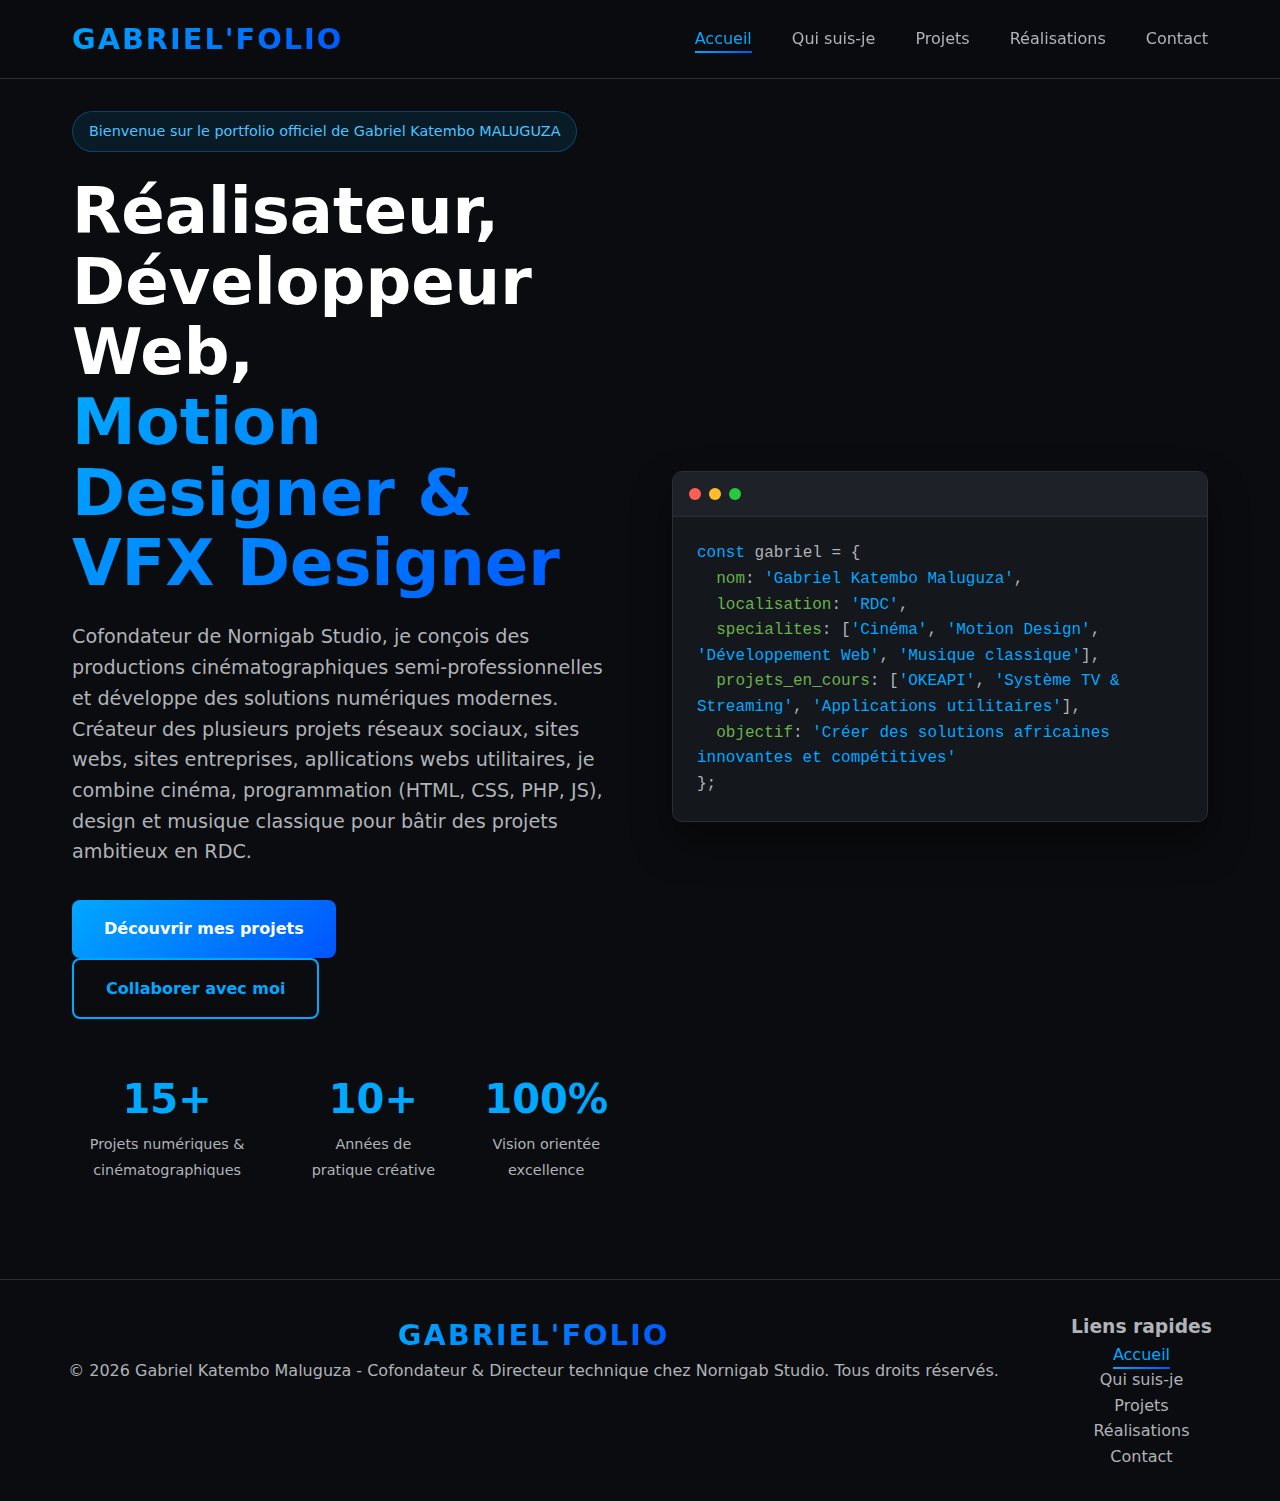
<file: index.html>
<!DOCTYPE html>
<html lang="fr">
<head>
    <meta charset="UTF-8">
    <meta name="viewport" content="width=device-width, initial-scale=1.0">
    <link rel="icon" href="assets/imgs/xicon.ico" type="image/x-icon">
    <meta name="description" content="GABRIEL'FOLIO - Accueil - Le portfolio officiel de Gabriel Katembo Maluguza">
    <title>GABRIEL'FOLIO - Accueil - Gabriel Katembo Maluguza</title>
    <link rel="stylesheet" href="style.css">
</head>
<body>
    <!--
        PAGE HTML CREEE PAR GABRIEL KATEMBO MALUGUZA POUR LE COMPTE DE MON PORTFOLIO
        TECHNOS: HTML,CSS ET JS
    -->
    <nav class="navbar">
        <div class="nav-container">
            <a href="index.html" class="logo">GABRIEL'FOLIO</a>
            <ul class="nav-links">
                <li><a href="index.html" class="active">Accueil</a></li>
                <li><a href="a-propos.html">Qui suis-je</a></li>
                <li><a href="projets.html">Projets</a></li>
                <li><a href="realisations.html">Réalisations</a></li>
                <li><a href="contact.html">Contact</a></li>
            </ul>
        </div>
    </nav>

    <main>
        <section class="hero">

            <div class="hero-content">
                <span class="hero-badge">Bienvenue sur le portfolio officiel de Gabriel Katembo MALUGUZA</span>
                <h1 class="hero-title">
                    Réalisateur, Développeur Web,
                    <span>Motion Designer & VFX Designer</span>
                </h1>
                <p class="hero-description">
                    Cofondateur de Nornigab Studio, je conçois des productions cinématographiques 
                    semi-professionnelles et développe des solutions numériques modernes. 
                    Créateur des plusieurs projets réseaux sociaux, sites webs, sites entreprises, apllications webs utilitaires, je combine cinéma, programmation 
                    (HTML, CSS, PHP, JS), design et musique classique pour bâtir des projets ambitieux en RDC.
                </p>
                <div class="hero-buttons">
                    <a href="projets.html" class="btn btn-primary">Découvrir mes projets</a>
                    <a href="contact.html" class="btn btn-outline">Collaborer avec moi</a>
                </div>
                <div class="hero-stats">
                    <div class="stat-item">
                        <span class="stat-number">15+</span>
                        <span class="stat-label">Projets numériques & cinématographiques</span>
                    </div>
                    <div class="stat-item">
                        <span class="stat-number">10+</span>
                        <span class="stat-label">Années de pratique créative</span>
                    </div>
                    <div class="stat-item">
                        <span class="stat-number">100%</span>
                        <span class="stat-label">Vision orientée excellence</span>
                    </div>
                </div>
            </div>

            <div class="hero-visual">
                <div class="code-window">
                    <div class="window-header">
                        <span class="window-dot"></span>
                        <span class="window-dot"></span>
                        <span class="window-dot"></span>
                    </div>
                    <div class="code-content">
                        <span class="blue">const</span> gabriel = {<br>
                        &nbsp;&nbsp;<span class="green">nom</span>: <span class="blue">'Gabriel Katembo Maluguza'</span>,<br>
                        &nbsp;&nbsp;<span class="green">localisation</span>: <span class="blue">'RDC'</span>,<br>
                        &nbsp;&nbsp;<span class="green">specialites</span>: [<span class="blue">'Cinéma'</span>, <span class="blue">'Motion Design'</span>, <span class="blue">'Développement Web'</span>, <span class="blue">'Musique classique'</span>],<br>
                        &nbsp;&nbsp;<span class="green">projets_en_cours</span>: [<span class="blue">'OKEAPI'</span>, <span class="blue">'Système TV & Streaming'</span>, <span class="blue">'Applications utilitaires'</span>],<br>
                        &nbsp;&nbsp;<span class="green">objectif</span>: <span class="blue">'Créer des solutions africaines innovantes et compétitives'</span><br>
                        };
                    </div>
                </div>
            </div>
        </section>
    </main>

    <footer>
        <div class="footer-content">
            <a href="index.html" class="logo">GABRIEL'FOLIO</a>
            <p>&copy; 2026 Gabriel Katembo Maluguza - Cofondateur & Directeur technique chez Nornigab Studio. Tous droits réservés.</p>
        </div>
        <div class="footer-content">
            <h3>Liens rapides</h3>
            <ul class="nav-links">
                <li><a href="index.html" class="active">Accueil</a></li>
                <li><a href="a-propos.html">Qui suis-je</a></li>
                <li><a href="projets.html">Projets</a></li>
                <li><a href="realisations.html">Réalisations</a></li>
                <li><a href="contact.html">Contact</a></li>
            </ul>
        </div>
    </footer>
</body>
</html>
</file>
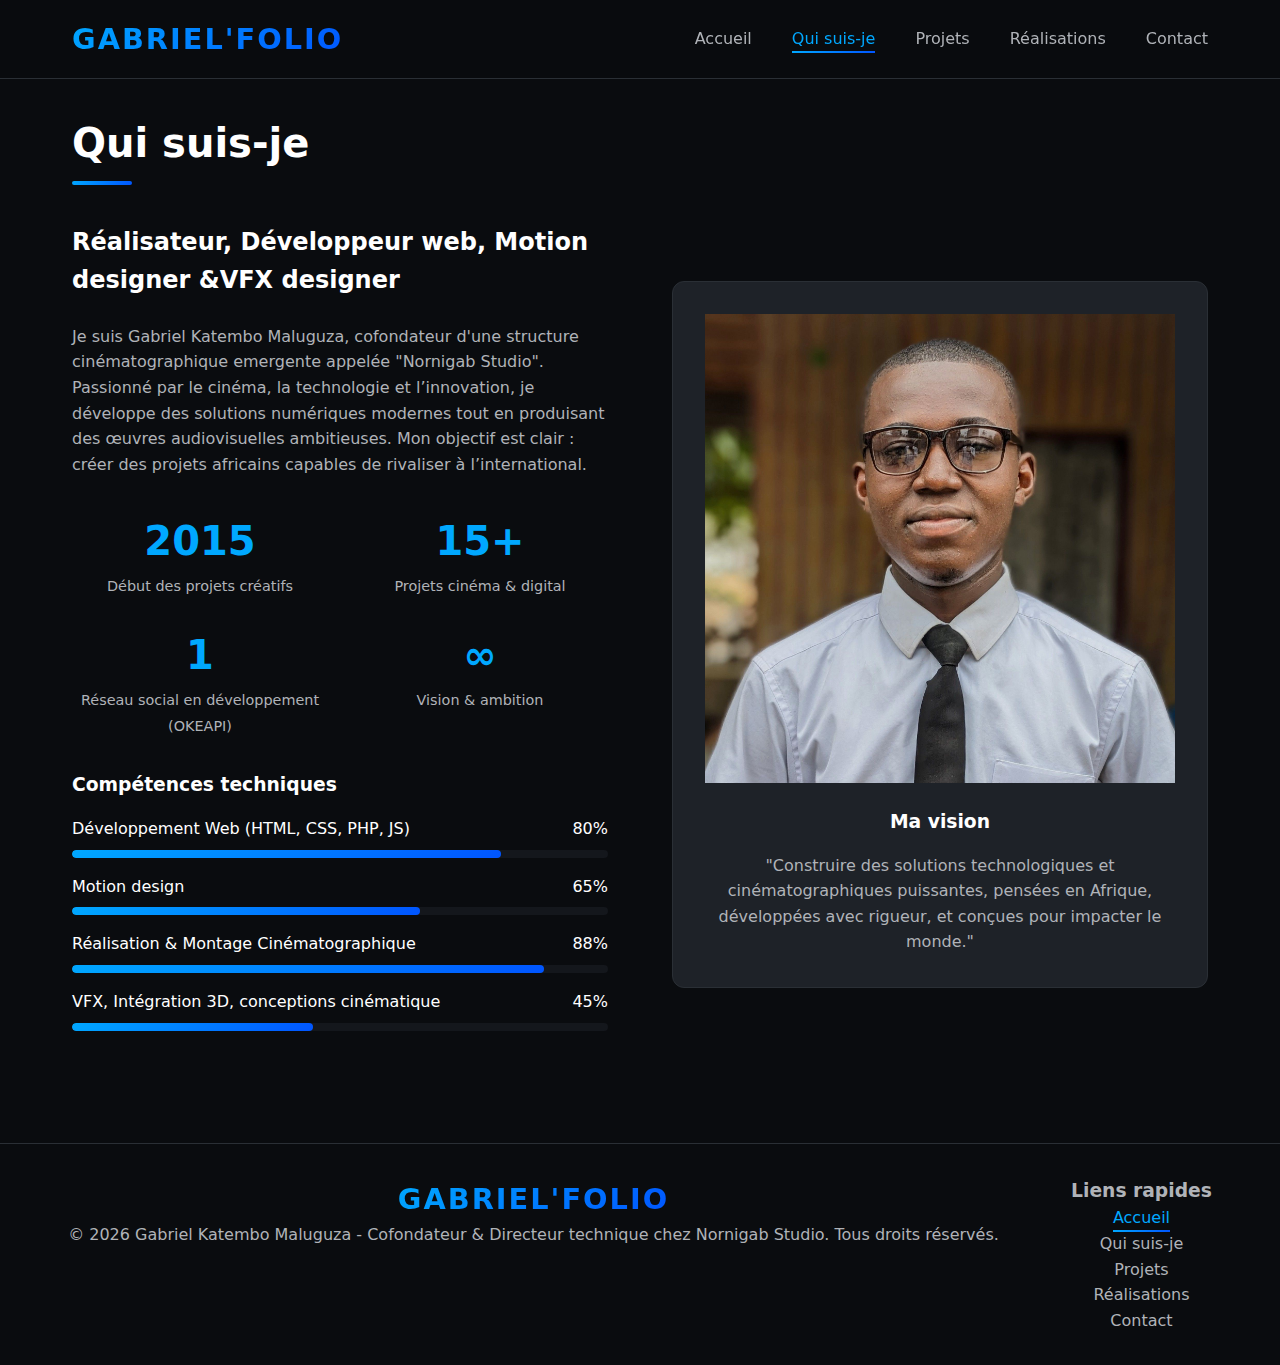
<file: a-propos.html>
<!DOCTYPE html>
<html lang="fr">
<head>
    <meta charset="UTF-8">
    <meta name="viewport" content="width=device-width, initial-scale=1.0">
    <link rel="icon" href="assets/imgs/xicon.ico" type="image/x-icon">
    <meta name="description" content="GABRIEL'FOLIO - Accueil - Le portfolio officiel de Gabriel Katembo Maluguza">
    <title>GABRIEL'FOLIO - Accueil - Gabriel Katembo Maluguza</title>
    <link rel="stylesheet" href="style.css">
</head>
<body>
    <!--
        PAGE HTML CREEE PAR GABRIEL KATEMBO MALUGUZA POUR LE COMPTE DE MON PORTFOLIO
        TECHNOS: HTML,CSS ET JS
    -->
    <nav class="navbar">
        <div class="nav-container">
            <a href="index.html" class="logo">GABRIEL'FOLIO</a>
            <ul class="nav-links">
                <li><a href="index.html">Accueil</a></li>
                <li><a href="a-propos.html" class="active">Qui suis-je</a></li>
                <li><a href="projets.html">Projets</a></li>
                <li><a href="realisations.html">Réalisations</a></li>
                <li><a href="contact.html">Contact</a></li>
            </ul>
        </div>
    </nav>

    <main>
        <h1 class="section-title">Qui suis-je</h1>
        
        <div class="about-container">
            <div class="about-content">
                <h2>Réalisateur, Développeur web, Motion designer &VFX designer</h2>
                <p style="color: var(--text-secondary); margin: 1.5rem 0;">
                    Je suis Gabriel Katembo Maluguza, cofondateur d'une structure cinématographique emergente appelée "Nornigab Studio".
                    Passionné par le cinéma, la technologie et l’innovation,
                    je développe des solutions numériques modernes tout en produisant
                    des œuvres audiovisuelles ambitieuses. Mon objectif est clair :
                    créer des projets africains capables de rivaliser à l’international.
                </p>
                
                <div class="stats-container">
                    <div class="stat-item">
                        <span class="stat-number">2015</span>
                        <span class="stat-label">Début des projets créatifs</span>
                    </div>
                    <div class="stat-item">
                        <span class="stat-number">15+</span>
                        <span class="stat-label">Projets cinéma & digital</span>
                    </div>
                    <div class="stat-item">
                        <span class="stat-number">1</span>
                        <span class="stat-label">Réseau social en développement (OKEAPI)</span>
                    </div>
                    <div class="stat-item">
                        <span class="stat-number">∞</span>
                        <span class="stat-label">Vision & ambition</span>
                    </div>
                </div>

                <h3 style="margin: 2rem 0 1rem;">Compétences techniques</h3>
                
                <div class="skill-bar">
                    <div class="skill-info">
                        <span>Développement Web (HTML, CSS, PHP, JS)</span>
                        <span>80%</span>
                    </div>
                    <div class="progress-bar">
                        <div class="progress" style="width: 80%"></div>
                    </div>
                </div>

                <div class="skill-bar">
                    <div class="skill-info">
                        <span>Motion design</span>
                        <span>65%</span>
                    </div>
                    <div class="progress-bar">
                        <div class="progress" style="width: 65%"></div>
                    </div>
                </div>

                <div class="skill-bar">
                    <div class="skill-info">
                        <span>Réalisation & Montage Cinématographique</span>
                        <span>88%</span>
                    </div>
                    <div class="progress-bar">
                        <div class="progress" style="width: 88%"></div>
                    </div>
                </div>

                <div class="skill-bar">
                    <div class="skill-info">
                        <span>VFX, Intégration 3D, conceptions cinématique</span>
                        <span>45%</span>
                    </div>
                    <div class="progress-bar">
                        <div class="progress" style="width: 45%"></div>
                    </div>
                </div>
            </div>

            <div class="about-image">
                <img src="assets/imgs/profileGab.jpg" class="profile-gab"/>
                <h3 style="text-align: center; margin: 1rem 0;">Ma vision</h3>
                <p style="color: var(--text-secondary); text-align: center;">
                    "Construire des solutions technologiques et cinématographiques
                    puissantes, pensées en Afrique, développées avec rigueur,
                    et conçues pour impacter le monde."
                </p>
            </div>
        </div>
    </main>

    <footer>
        <div class="footer-content">
            <a href="index.html" class="logo">GABRIEL'FOLIO</a>
            <p>&copy; 2026 Gabriel Katembo Maluguza - Cofondateur & Directeur technique chez Nornigab Studio. Tous droits réservés.</p>
        </div>
        <div class="footer-content">
            <h3>Liens rapides</h3>
            <ul class="nav-links">
                <li><a href="index.html" class="active">Accueil</a></li>
                <li><a href="a-propos.html">Qui suis-je</a></li>
                <li><a href="projets.html">Projets</a></li>
                <li><a href="realisations.html">Réalisations</a></li>
                <li><a href="contact.html">Contact</a></li>
            </ul>
        </div>
    </footer>
    
</body>
</html>
</file>
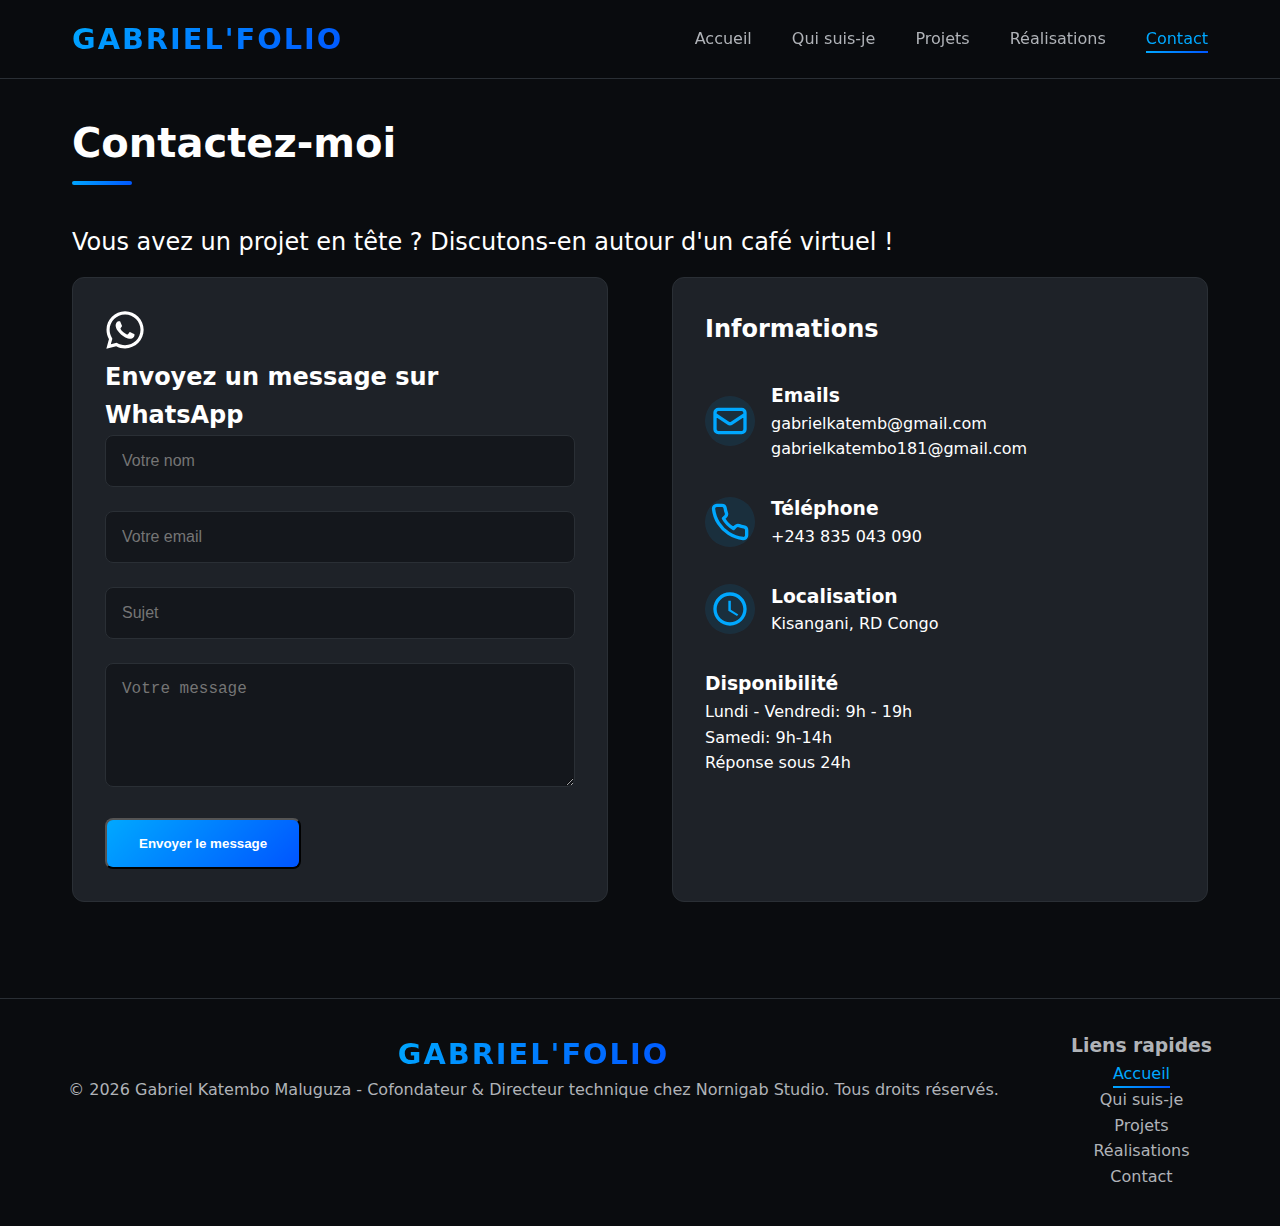
<file: contact.html>
<!DOCTYPE html>
<html lang="fr">
<head>
    <meta charset="UTF-8">
    <meta name="viewport" content="width=device-width, initial-scale=1.0">
    <link rel="icon" href="assets/imgs/xicon.ico" type="image/x-icon">
    <meta name="description" content="GABRIEL'FOLIO - Accueil - Le portfolio officiel de Gabriel Katembo Maluguza">
    <title>GABRIEL'FOLIO - Accueil - Gabriel Katembo Maluguza</title>
    <link rel="stylesheet" href="style.css">
</head>
<body>
    <!--
        PAGE HTML CREEE PAR GABRIEL KATEMBO MALUGUZA POUR LE COMPTE DE MON PORTFOLIO
        TECHNOS: HTML,CSS ET JS
    -->
    <nav class="navbar">
        <div class="nav-container">
            <a href="index.html" class="logo">GABRIEL'FOLIO</a>
            <ul class="nav-links">
                <li><a href="index.html">Accueil</a></li>
                <li><a href="a-propos.html" >Qui suis-je</a></li>
                <li><a href="projets.html">Projets</a></li>
                <li><a href="realisations.html">Réalisations</a></li>
                <li><a href="contact.html" class="active">Contact</a></li>
            </ul>
        </div>
    </nav>

    <main>
        <h1 class="section-title">Contactez-moi</h1>
        <p class="contact-subtitle">
            Vous avez un projet en tête ? Discutons-en autour d'un café virtuel !
        </p>

        <div class="contact-container">
            <div class="contact-form">
                    <!-- ICONE EN SVG TELECHARGE DEPUIS SVG Repo, www.svgrepo.com, Generator: SVG Repo Mixer Tools 
                    J'AI IMPORTE CET ICONE AFIN DE GARANTIR QUE LA PAGE N'AIE PAS BESOIN DE RESSOURCES EXTERNES QUI PEUVENT RALENTIR LE
                    CHARGEMENT 
                    -->
                    <svg class="whatsapp-icon" fill="#fff" width="40px" height="40px" viewBox="0 0 32 32" version="1.1" xmlns="http://www.w3.org/2000/svg">
                    <title>whatsapp</title>
                    <path d="M26.576 5.363c-2.69-2.69-6.406-4.354-10.511-4.354-8.209 0-14.865 6.655-14.865 14.865 0 2.732 0.737 5.291 2.022 7.491l-0.038-0.070-2.109 7.702 7.879-2.067c2.051 1.139 4.498 1.809 7.102 1.809h0.006c8.209-0.003 14.862-6.659 14.862-14.868 0-4.103-1.662-7.817-4.349-10.507l0 0zM16.062 28.228h-0.005c-0 0-0.001 0-0.001 0-2.319 0-4.489-0.64-6.342-1.753l0.056 0.031-0.451-0.267-4.675 1.227 1.247-4.559-0.294-0.467c-1.185-1.862-1.889-4.131-1.889-6.565 0-6.822 5.531-12.353 12.353-12.353s12.353 5.531 12.353 12.353c0 6.822-5.53 12.353-12.353 12.353h-0zM22.838 18.977c-0.371-0.186-2.197-1.083-2.537-1.208-0.341-0.124-0.589-0.185-0.837 0.187-0.246 0.371-0.958 1.207-1.175 1.455-0.216 0.249-0.434 0.279-0.805 0.094-1.15-0.466-2.138-1.087-2.997-1.852l0.010 0.009c-0.799-0.74-1.484-1.587-2.037-2.521l-0.028-0.052c-0.216-0.371-0.023-0.572 0.162-0.757 0.167-0.166 0.372-0.434 0.557-0.65 0.146-0.179 0.271-0.384 0.366-0.604l0.006-0.017c0.043-0.087 0.068-0.188 0.068-0.296 0-0.131-0.037-0.253-0.101-0.357l0.002 0.003c-0.094-0.186-0.836-2.014-1.145-2.758-0.302-0.724-0.609-0.625-0.836-0.637-0.216-0.010-0.464-0.012-0.712-0.012-0.395 0.010-0.746 0.188-0.988 0.463l-0.001 0.002c-0.802 0.761-1.3 1.834-1.3 3.023 0 0.026 0 0.053 0.001 0.079l-0-0.004c0.131 1.467 0.681 2.784 1.527 3.857l-0.012-0.015c1.604 2.379 3.742 4.282 6.251 5.564l0.094 0.043c0.548 0.248 1.25 0.513 1.968 0.74l0.149 0.041c0.442 0.14 0.951 0.221 1.479 0.221 0.303 0 0.601-0.027 0.889-0.078l-0.031 0.004c1.069-0.223 1.956-0.868 2.497-1.749l0.009-0.017c0.165-0.366 0.261-0.793 0.261-1.242 0-0.185-0.016-0.366-0.047-0.542l0.003 0.019c-0.092-0.155-0.34-0.247-0.712-0.434z"></path>
                    </svg>
                <h2 class="form-title">Envoyez un message sur WhatsApp</h2> 
                <form>
                    <div class="form-group">
                        <input type="text" placeholder="Votre nom" required>
                    </div>
                    
                    <div class="form-group">
                        <input type="email" placeholder="Votre email" required>
                    </div>
                    
                    <div class="form-group">
                        <input type="text" placeholder="Sujet" required>
                    </div>
                    
                    <div class="form-group">
                        <textarea rows="5" placeholder="Votre message" required></textarea>
                    </div>
                    
                    <button type="submit" class="btn btn-primary btn-submit" id="sendWhatsappMessageBtn">
                        Envoyer le message
                    </button>
                </form>
            </div>
            <div class="contact-info">
                <h2 class="info-title">Informations</h2>
                <div class="contact-item">
                    <div class="contact-icon">
                        <svg width="40px" height="40px" viewBox="0 0 24 24" fill="none" xmlns="http://www.w3.org/2000/svg">
                            <path d="M3 8L10.89 13.26C11.5475 13.7317 12.4525 13.7317 13.11 13.26L21 8M5 19H19C20.1046 19 21 18.1046 21 17V7C21 5.89543 20.1046 5 19 5H5C3.89543 5 3 5.89543 3 7V17C3 18.1046 3.89543 19 5 19Z" stroke="currentColor" stroke-width="2" stroke-linecap="round" stroke-linejoin="round"/>
                        </svg>
                    </div>
                    <div>
                        <h3>Emails</h3>
                        <p class="contact-text">gabrielkatemb@gmail.com</p>
                        <p class="contact-text">gabrielkatembo181@gmail.com</p>
                    </div>
                </div>

                <div class="contact-item">
                    <div class="contact-icon">
                        <svg width="40px" height="40px" viewBox="0 0 24 24" fill="none" xmlns="http://www.w3.org/2000/svg">
                            <path d="M22 16.92v3a2 2 0 0 1-2.18 2 19.79 19.79 0 0 1-8.63-3.07 19.5 19.5 0 0 1-6-6 19.79 19.79 0 0 1-3.07-8.67A2 2 0 0 1 4.11 2h3a2 2 0 0 1 2 1.72 12.84 12.84 0 0 0 .7 2.81 2 2 0 0 1-.45 2.11L8.09 9.91a16 16 0 0 0 6 6l1.27-1.27a2 2 0 0 1 2.11-.45 12.84 12.84 0 0 0 2.81.7A2 2 0 0 1 22 16.92z" stroke="currentColor" stroke-width="2" stroke-linecap="round" stroke-linejoin="round" fill="none"/>
                        </svg>
                    </div>
                    <div>
                        <h3>Téléphone</h3>
                        <p class="contact-text">+243 835 043 090</p>
                    </div>
                </div>

                <div class="contact-item">
                    <div class="contact-icon">
                        <svg width="40px" height="40px" viewBox="0 0 24 24" fill="none" xmlns="http://www.w3.org/2000/svg">
                            <path d="M12 2C6.48 2 2 6.48 2 12C2 17.52 6.48 22 12 22C17.52 22 22 17.52 22 12C22 6.48 17.52 2 12 2ZM12 20C7.59 20 4 16.41 4 12C4 7.59 7.59 4 12 4C16.41 4 20 7.59 20 12C20 16.41 16.41 20 12 20Z" fill="currentColor"/>
                            <path d="M12.5 7H11V13L16.2 16.2L17 15.3L12.5 12.4V7Z" fill="currentColor"/>
                        </svg>
                    </div>
                    <div>
                        <h3>Localisation</h3>
                        <p class="contact-text">Kisangani, RD Congo</p>
                    </div>
                </div>

                <div class="availability-section">
                    <h3>Disponibilité</h3>
                    <p class="availability-text">
                        Lundi - Vendredi: 9h - 19h<br>
                        Samedi: 9h-14h<br>
                        Réponse sous 24h
                    </p>
                </div>
            </div>
        </div>
    </main>

    <footer>
        <div class="footer-content">
            <a href="index.html" class="logo">GABRIEL'FOLIO</a>
            <p>&copy; 2026 Gabriel Katembo Maluguza - Cofondateur & Directeur technique chez Nornigab Studio. Tous droits réservés.</p>
        </div>
        <div class="footer-content">
            <h3>Liens rapides</h3>
            <ul class="nav-links">
                <li><a href="index.html" class="active">Accueil</a></li>
                <li><a href="a-propos.html">Qui suis-je</a></li>
                <li><a href="projets.html">Projets</a></li>
                <li><a href="realisations.html">Réalisations</a></li>
                <li><a href="contact.html">Contact</a></li>
            </ul>
        </div>
    </footer>
    <script src="assets/js/script.js"></script>
</body>
</html>
</file>
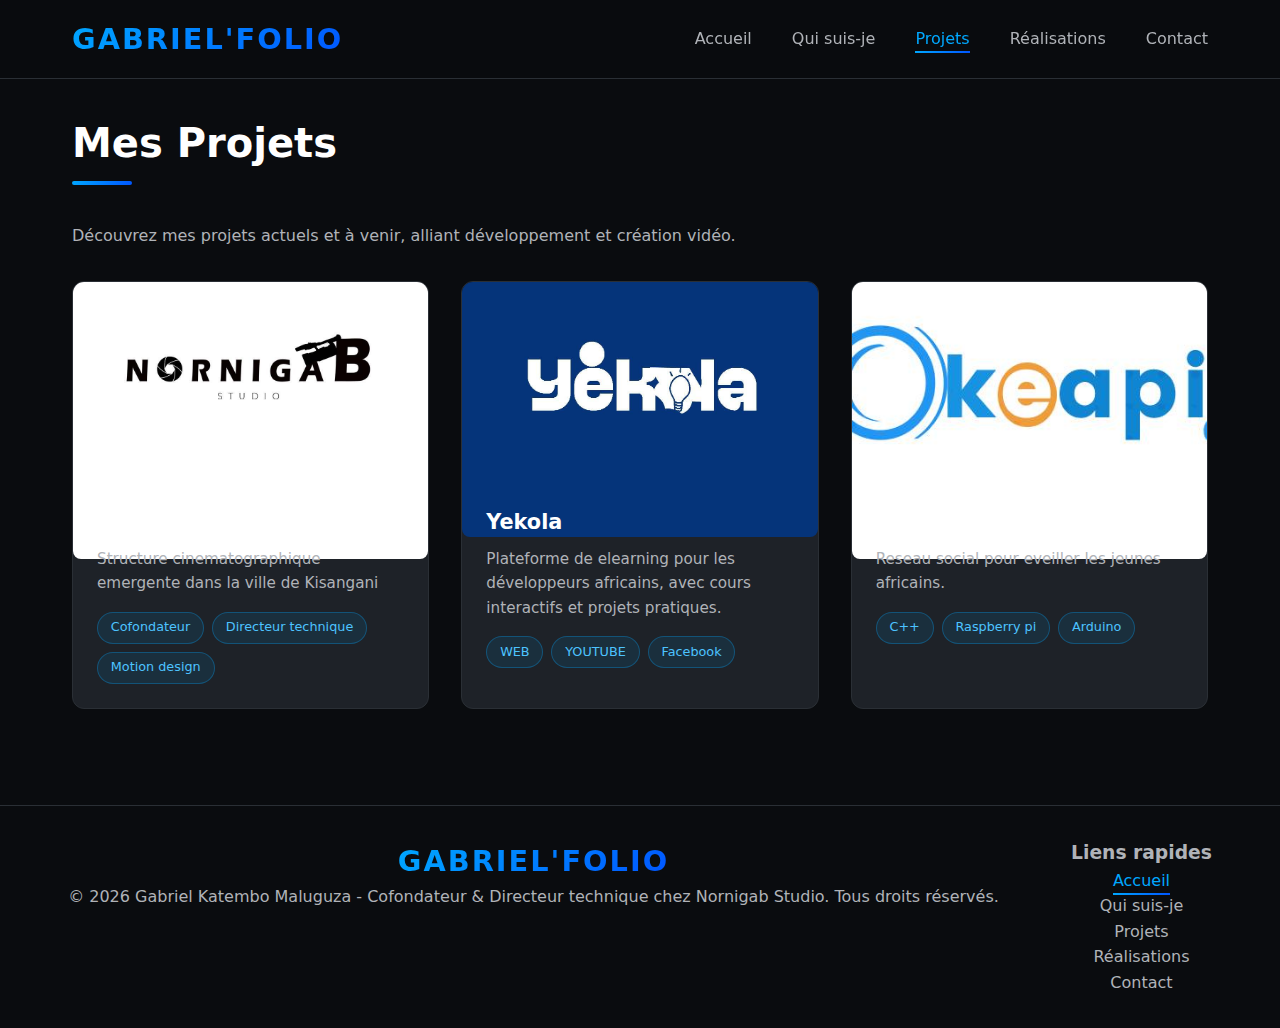
<file: projets.html>
<!DOCTYPE html>
<html lang="fr">
<head>
    <meta charset="UTF-8">
    <meta name="viewport" content="width=device-width, initial-scale=1.0">
    <link rel="icon" href="assets/imgs/xicon.ico" type="image/x-icon">
    <meta name="description" content="GABRIEL'FOLIO - Accueil - Le portfolio officiel de Gabriel Katembo Maluguza">
    <title>GABRIEL'FOLIO - Accueil - Gabriel Katembo Maluguza</title>
    <link rel="stylesheet" href="style.css">
</head>
<body>
    <!--
        PAGE HTML CREEE PAR GABRIEL KATEMBO MALUGUZA POUR LE COMPTE DE MON PORTFOLIO
        TECHNOS: HTML,CSS ET JS
    -->
    <nav class="navbar">
        <div class="nav-container">
            <a href="index.html" class="logo">GABRIEL'FOLIO</a>
            <ul class="nav-links">
                <li><a href="index.html">Accueil</a></li>
                <li><a href="a-propos.html">Qui suis-je</a></li>
                <li><a href="projets.html" class="active">Projets</a></li>
                <li><a href="realisations.html">Réalisations</a></li>
                <li><a href="contact.html">Contact</a></li>
            </ul>
        </div>
    </nav>

    <main>
        <h1 class="section-title">Mes Projets</h1>
        <p style="color: var(--text-secondary); margin-bottom: 2rem;">
            Découvrez mes projets actuels et à venir, alliant développement et création vidéo.
        </p>

        <div class="cards-grid">
            <div class="card">
                <div class="card-image">
                    <span class="card-icon"><img src="assets/imgs/nornigab.jpg"></span>
                </div>
                <div class="card-content">
                    <h3 class="card-title">Nornigab Studio</h3>
                    <p class="card-description">
                        Structure cinematographique emergente dans la ville de Kisangani
                    </p>
                    <div class="card-tags">
                        <span class="tag">Cofondateur</span>
                        <span class="tag">Directeur technique</span>
                        <span class="tag">Motion design</span>
                    </div>
                </div>
            </div>

            <div class="card">
                <div class="card-image">
                    <span class="card-icon"><img src="assets/imgs/yekola.jpg"></span>
                </div>
                <div class="card-content">
                    <h3 class="card-title">Yekola</h3>
                    <p class="card-description">
                        Plateforme de elearning pour les développeurs africains, avec cours interactifs et projets pratiques.
                    </p>
                    <div class="card-tags">
                        <span class="tag">WEB</span>
                        <span class="tag">YOUTUBE </span>
                        <span class="tag">Facebook</span>
                    </div>
                </div>
            </div>

            <div class="card">
                <div class="card-image">
                    <span class="card-icon"><img src="assets/imgs/273823348_232571232420005_4418384349944901927_n.jpg" alt="okeapi image"></span>
                </div>
                <div class="card-content">
                    <h3 class="card-title">Okeapi?</h3>
                    <p class="card-description">
                        Reseau social pour eveiller les jeunes africains.
                    </p>
                    <div class="card-tags">
                        <span class="tag">C++</span>
                        <span class="tag">Raspberry pi </span>
                        <span class="tag">Arduino</span>
                    </div>
                </div>
            </div>
        </div>
    </main>

    <footer>
        <div class="footer-content">
            <a href="index.html" class="logo">GABRIEL'FOLIO</a>
            <p>&copy; 2026 Gabriel Katembo Maluguza - Cofondateur & Directeur technique chez Nornigab Studio. Tous droits réservés.</p>
        </div>
        <div class="footer-content">
            <h3>Liens rapides</h3>
            <ul class="nav-links">
                <li><a href="index.html" class="active">Accueil</a></li>
                <li><a href="a-propos.html">Qui suis-je</a></li>
                <li><a href="projets.html">Projets</a></li>
                <li><a href="realisations.html">Réalisations</a></li>
                <li><a href="contact.html">Contact</a></li>
            </ul>
        </div>
    </footer>
</body>
</html>
</file>
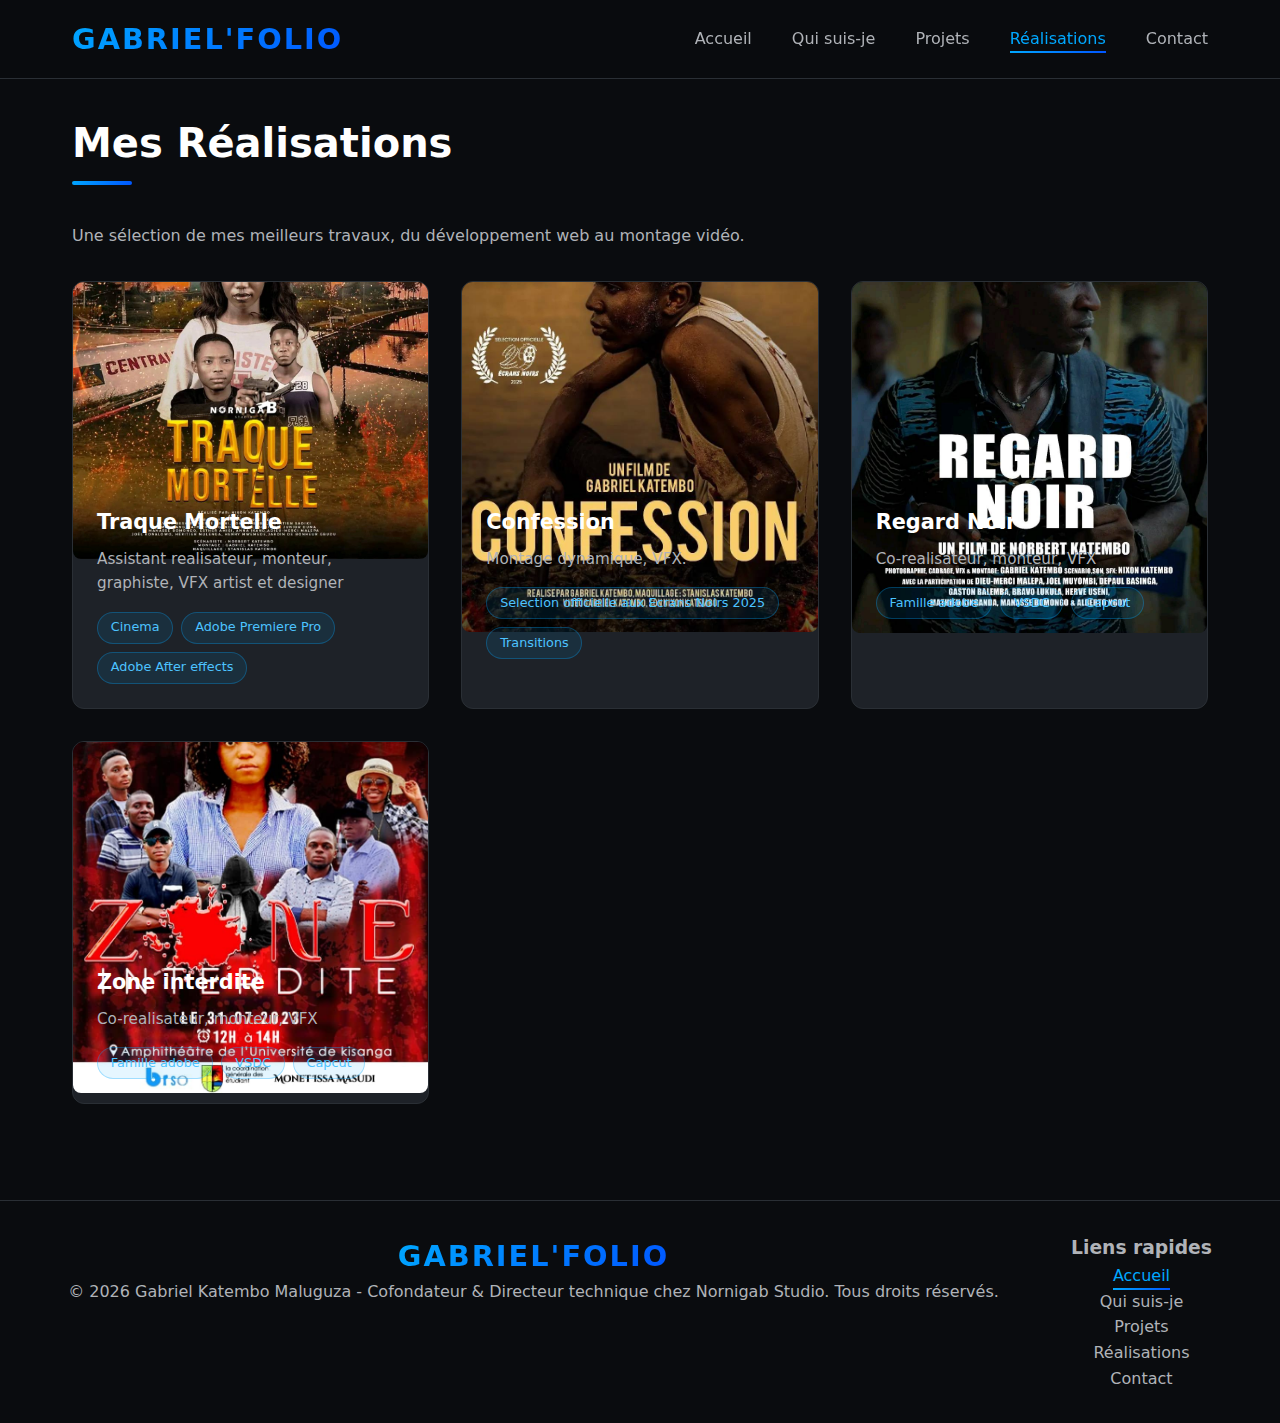
<file: realisations.html>
<!DOCTYPE html>
<html lang="fr">
<head>
    <meta charset="UTF-8">
    <meta name="viewport" content="width=device-width, initial-scale=1.0">
    <link rel="icon" href="assets/imgs/xicon.ico" type="image/x-icon">
    <meta name="description" content="GABRIEL'FOLIO - Accueil - Le portfolio officiel de Gabriel Katembo Maluguza">
    <title>GABRIEL'FOLIO - Accueil - Gabriel Katembo Maluguza</title>
    <link rel="stylesheet" href="style.css">
</head>
<body>
    <!--
        PAGE HTML CREEE PAR GABRIEL KATEMBO MALUGUZA POUR LE COMPTE DE MON PORTFOLIO
        TECHNOS: HTML,CSS ET JS
    -->
    <nav class="navbar">
        <div class="nav-container">
            <a href="index.html" class="logo">GABRIEL'FOLIO</a>
            <ul class="nav-links">
                <li><a href="index.html">Accueil</a></li>
                <li><a href="a-propos.html">Qui suis-je</a></li>
                <li><a href="projets.html">Projets</a></li>
                <li><a href="realisations.html" class="active">Réalisations</a></li>
                <li><a href="contact.html">Contact</a></li>
            </ul>
        </div>
    </nav>

    <main>
        <h1 class="section-title">Mes Réalisations</h1>
        <p style="color: var(--text-secondary); margin-bottom: 2rem;">
            Une sélection de mes meilleurs travaux, du développement web au montage vidéo.
        </p>

        <div class="cards-grid">
            <div class="card">
                <div class="card-image">
                    <span class="card-icon"><img src="assets/imgs/afficheTM.jpg" alt="Affiche Traque Mortelle"></span>
                </div>
                <div class="card-content">
                    <h3 class="card-title">Traque Mortelle</h3>
                    <p class="card-description">
                        Assistant realisateur, monteur, graphiste, VFX artist et designer
                    </p>
                    <div class="card-tags">
                        <span class="tag">Cinema</span>
                        <span class="tag">Adobe Premiere Pro</span>
                        <span class="tag">Adobe After effects</span>
                    </div>
                </div>
            </div>

            <div class="card">
                <div class="card-image">
                    <span class="card-icon"><img src="assets/imgs/CONFESSION.jpg" alt="Affiche Confession"></span>
                </div>
                <div class="card-content">
                    <h3 class="card-title">Confession</h3>
                    <p class="card-description">
                        Montage dynamique, VFX.
                    </p>
                    <div class="card-tags">
                        <span class="tag">Selection officielle aux Ecrans Noirs 2025</span>
                        <span class="tag">Transitions</span>
                    </div>
                </div>
            </div>

            <div class="card">
                <div class="card-image">
                    <span class="card-icon"><img src="assets/imgs/REGARD NOIR.jpg" alt="Affiche Regard Noir"></span>
                </div>
                <div class="card-content">
                    <h3 class="card-title">Regard Noir</h3>
                    <p class="card-description">
                        Co-realisateur, monteur, VFX
                    </p>
                    <div class="card-tags">
                        <span class="tag">Famille adobe</span>
                        <span class="tag">VSDC</span>
                        <span class="tag">Capcut</span>
                    </div>
                </div>
            </div>

            <div class="card">
                <div class="card-image">
                    <span class="card-icon"><img src="assets/imgs/zone interdite.jpg" alt="Affiche Zone interdite"></span>
                </div>
                <div class="card-content">
                    <h3 class="card-title">Zone interdite</h3>
                    <p class="card-description">
                        Co-realisateur, monteur, VFX
                    </p>
                    <div class="card-tags">
                        <span class="tag">Famille adobe</span>
                        <span class="tag">VSDC</span>
                        <span class="tag">Capcut</span>
                    </div>
                </div>
            </div>
    </main>

    <footer>
        <div class="footer-content">
            <a href="index.html" class="logo">GABRIEL'FOLIO</a>
            <p>&copy; 2026 Gabriel Katembo Maluguza - Cofondateur & Directeur technique chez Nornigab Studio. Tous droits réservés.</p>
        </div>
        <div class="footer-content">
            <h3>Liens rapides</h3>
            <ul class="nav-links">
                <li><a href="index.html" class="active">Accueil</a></li>
                <li><a href="a-propos.html">Qui suis-je</a></li>
                <li><a href="projets.html">Projets</a></li>
                <li><a href="realisations.html">Réalisations</a></li>
                <li><a href="contact.html">Contact</a></li>
            </ul>
        </div>
    </footer>
</body>
</html>
</file>
<file: style.css>
/*
        PAGE CSS CREEE PAR GABRIEL KATEMBO MALUGUZA POUR LE COMPTE DE MON PORTFOLIO
        TECHNOS: HTML,CSS ET JS
*/

/* STYLE GLOBAL ET VARIABLES*/
:root {
    --primary-bg: #0a0c0f;
    --secondary-bg: #14171c;
    --accent-blue: #00a8ff;
    --accent-blue-hover: #0097e6;
    --accent-cyan: #4dc3ff;
    --text-primary: #ffffff;
    --text-secondary: #b0b3b8;
    --border-color: #2a2f35;
    --card-bg: #1e2228;
    --gradient-blue: linear-gradient(135deg, #00a8ff 0%, #0055ff 100%);
}

* {
    margin: 0;
    padding: 0;
    box-sizing: border-box;
}

body {
    font-family: 'Segoe UI', 'Inter', system-ui, -apple-system, sans-serif;
    background-color: var(--primary-bg);
    color: var(--text-primary);
    line-height: 1.6;
    min-height: 100vh;
}

/* NAVIGATION STYLE = STYLISATION DE LA NAVIGATION*/
.navbar {
    background-color: rgba(10, 12, 15, 0.95);
    backdrop-filter: blur(10px);
    border-bottom: 1px solid var(--border-color);
    position: sticky;
    top: 0;
    z-index: 1000;
}

.nav-container {
    max-width: 1200px;
    margin: 0 auto;
    padding: 1rem 2rem;
    display: flex;
    justify-content: space-between;
    align-items: center;
}

.logo {
    font-size: 1.8rem;
    font-weight: 700;
    background: var(--gradient-blue);
    -webkit-background-clip: text;
    -webkit-text-fill-color: transparent;
    text-decoration: none;
    letter-spacing: 2px;
}

.nav-links {
    display: flex;
    gap: 2.5rem;
    list-style: none;
}

.nav-links a {
    color: var(--text-secondary);
    text-decoration: none;
    font-weight: 500;
    font-size: 1rem;
    transition: color 0.3s ease;
    position: relative;
}

.nav-links a:hover,
.nav-links a.active {
    color: var(--accent-blue);
}

.nav-links a::after {
    content: '';
    position: absolute;
    bottom: -5px;
    left: 0;
    width: 0;
    height: 2px;
    background: var(--gradient-blue);
    transition: width 0.3s ease;
}

.nav-links a:hover::after,
.nav-links a.active::after {
    width: 100%;
}

/* MAIN CONTENT = CONTENU PRINCIPAL */
main {
    max-width: 1200px;
    margin: 0 auto;
    padding: 2rem;
}

/* HERO SECTION = SECTION HERO */
.hero {
    min-height: 80vh;
    display: flex;
    align-items: center;
    justify-content: space-between;
    gap: 4rem;
}

.hero-content {
    flex: 1;
}

.hero-badge {
    background: rgba(0, 168, 255, 0.1);
    color: var(--accent-cyan);
    padding: 0.5rem 1rem;
    border-radius: 50px;
    display: inline-block;
    font-size: 0.9rem;
    margin-bottom: 1.5rem;
    border: 1px solid rgba(0, 168, 255, 0.3);
}

.hero-title {
    font-size: 4rem;
    font-weight: 800;
    line-height: 1.1;
    margin-bottom: 1.5rem;
}

.hero-title span {
    background: var(--gradient-blue);
    -webkit-background-clip: text;
    -webkit-text-fill-color: transparent;
    display: block;
}

.hero-description {
    font-size: 1.2rem;
    color: var(--text-secondary);
    margin-bottom: 2rem;
    max-width: 600px;
}

.hero-stats {
    display: flex;
    gap: 3rem;
    margin-top: 3rem;
}

.stat-item {
    text-align: center;
}

.stat-number {
    font-size: 2.5rem;
    font-weight: 700;
    color: var(--accent-blue);
    display: block;
}

.stat-label {
    color: var(--text-secondary);
    font-size: 0.9rem;
}

.hero-visual {
    flex: 1;
    position: relative;
}

.code-window {
    background: var(--secondary-bg);
    border-radius: 10px;
    border: 1px solid var(--border-color);
    overflow: hidden;
    box-shadow: 0 20px 40px rgba(0, 0, 0, 0.4);
}

.window-header {
    background: var(--card-bg);
    padding: 1rem;
    display: flex;
    gap: 0.5rem;
    border-bottom: 1px solid var(--border-color);
}

.window-dot {
    width: 12px;
    height: 12px;
    border-radius: 50%;
    background: #ff5f56;
}

.window-dot:nth-child(2) {
    background: #ffbd2e;
}

.window-dot:nth-child(3) {
    background: #27c93f;
}

.code-content {
    padding: 1.5rem;
    font-family: 'Consolas', monospace;
    color: var(--text-secondary);
}

.code-content .blue {
    color: var(--accent-blue);
}

.code-content .green {
    color: #6ab04c;
}

/* BUTTONS = BOUTONS*/
.btn {
    display: inline-block;
    padding: 1rem 2rem;
    border-radius: 8px;
    text-decoration: none;
    font-weight: 600;
    transition: all 0.3s ease;
    margin-right: 1rem;
}

.btn-primary {
    background: var(--gradient-blue);
    color: white;
}

.btn-primary:hover {
    transform: translateY(-2px);
    box-shadow: 0 10px 20px rgba(0, 168, 255, 0.3);
}

.btn-outline {
    border: 2px solid var(--accent-blue);
    color: var(--accent-blue);
}

.btn-outline:hover {
    background: var(--accent-blue);
    color: white;
}

/* SECTION TITLES = TITRES DE SECTION */
.section-title {
    font-size: 2.5rem;
    margin-bottom: 3rem;
    position: relative;
    display: inline-block;
}

.section-title::after {
    content: '';
    position: absolute;
    bottom: -10px;
    left: 0;
    width: 60px;
    height: 4px;
    background: var(--gradient-blue);
    border-radius: 2px;
}

/* CARDS GRID = CARTES EN GRID*/
.cards-grid {
    display: grid;
    grid-template-columns: repeat(auto-fit, minmax(300px, 1fr));
    gap: 2rem;
    margin-top: 2rem;
}

.card {
    background: var(--card-bg);
    border: 1px solid var(--border-color);
    border-radius: 12px;
    overflow: hidden;
    transition: transform 0.3s ease;
}

.card:hover {
    transform: translateY(-5px);
    border-color: var(--accent-blue);
}
.contact-subtitle{
    font-size: 1.5rem;
    margin-bottom: 1rem;
    color: var(--text-primary);
}
.card-image {
    height: 200px;
    background: linear-gradient(45deg, var(--secondary-bg), var(--primary-bg));
    display: flex;
    align-items: center;
    justify-content: center;
    border-bottom: 1px solid var(--border-color);
}

.card-icon {
    font-size: 4rem;
    color: var(--accent-blue);
}

.card-icon {
    font-size: 4rem;
    color: var(--accent-blue);
    width: 100%;
    height: 100%;
    display: flex;
    align-items: center;
    justify-content: center;
}
.card-icon img {
    width: 100%;
    display: flex;
    justify-content: center;
    align-items: center;
    object-fit: cover;
    border-radius: 8px;
}

.card-content {
    padding: 1.5rem;
}

.card-title {
    font-size: 1.3rem;
    margin-bottom: 0.5rem;
    color: var(--text-primary);
}

.card-description {
    color: var(--text-secondary);
    font-size: 0.95rem;
    margin-bottom: 1rem;
}

.card-tags {
    display: flex;
    gap: 0.5rem;
    flex-wrap: wrap;
}

.tag {
    background: rgba(0, 168, 255, 0.1);
    color: var(--accent-cyan);
    padding: 0.3rem 0.8rem;
    border-radius: 50px;
    font-size: 0.8rem;
    border: 1px solid rgba(0, 168, 255, 0.3);
}

/* ABOUT PAGE = PAGE D'A PRORPOS */
.about-container {
    display: grid;
    grid-template-columns: 1fr 1fr;
    gap: 4rem;
    align-items: center;
}

.about-image {
    background: var(--card-bg);
    border-radius: 12px;
    padding: 2rem;
    border: 1px solid var(--border-color);
}

.profile-gab{
    width: 100%;
}

.stats-container {
    display: grid;
    grid-template-columns: repeat(2, 1fr);
    gap: 1.5rem;
    margin: 2rem 0;
}

.skill-bar {
    margin: 1rem 0;
}

.skill-info {
    display: flex;
    justify-content: space-between;
    margin-bottom: 0.5rem;
}

.progress-bar {
    height: 8px;
    background: var(--secondary-bg);
    border-radius: 4px;
    overflow: hidden;
}

.progress {
    height: 100%;
    background: var(--gradient-blue);
    width: 0;
    border-radius: 4px;
}

/* CONTACT PAGE  = PAGE DE CONTACT*/
.contact-container {
    display: grid;
    grid-template-columns: 1fr 1fr;
    gap: 4rem;
}

.contact-info {
    background: var(--card-bg);
    padding: 2rem;
    border-radius: 12px;
    border: 1px solid var(--border-color);
}

.contact-item {
    display: flex;
    align-items: center;
    gap: 1rem;
    margin: 2rem 0;
}

.contact-icon {
    width: 50px;
    height: 50px;
    background: rgba(0, 168, 255, 0.1);
    border-radius: 50%;
    display: flex;
    align-items: center;
    justify-content: center;
    font-size: 1.5rem;
    color: var(--accent-blue);
}

.contact-form {
    background: var(--card-bg);
    padding: 2rem;
    border-radius: 12px;
    border: 1px solid var(--border-color);
}

.form-group {
    margin-bottom: 1.5rem;
}

.form-group input,
.form-group textarea {
    width: 100%;
    padding: 1rem;
    background: var(--secondary-bg);
    border: 1px solid var(--border-color);
    border-radius: 8px;
    color: var(--text-primary);
    font-size: 1rem;
}

.form-group input:focus,
.form-group textarea:focus {
    outline: none;
    border-color: var(--accent-blue);
}

/* FOOTER = PIED DE PAGE*/
footer {
    background: var(--primary-bg);
    border-top: 1px solid var(--border-color);
    padding: 2rem;
    text-align: center;
    margin-top: 4rem;
    display: flex;
}

.footer-content {
    max-width: 1200px;
    margin: 0 auto;
    color: var(--text-secondary);
}

footer .nav-links{
    display: block;
}

/* RESPONSIVE = ADAPTATION MOBILE, POURQUE LE SITE S'ADAPTE AUTOMATIQUEMENT A L'ECRAN*/

/* TELEPHONES GRANDS*/
@media (max-width: 1024px) {
    .nav-container{
        flex-direction:column;
    }
        footer .nav-links{
        display: inline-block;
    }

    footer .nav-links a{
        margin: 0.4rem;
    }
    .hero {
        display: flex;
        flex-direction: column;
        min-height: auto;
        gap: 2rem;
    }

    .hero-title {
        font-size: 2.5rem;
    }

    .about-container {
        grid-template-columns: 1fr;
    }

    .contact-container {
        grid-template-columns: 1fr;
    }

    .stats-container {
        grid-template-columns: 1fr;
    }

    main {
        padding: 1rem;
    }
}

/* TELEPHONES MOYENS */
@media (max-width: 768px) {
    .hero-title {
        font-size: 2rem;
    }

    .hero-description {
        font-size: 1rem;
    }

    .hero-stats {
        flex-direction: column;
        gap: 1.5rem;
    }

    .section-title {
        font-size: 1.8rem;
    }

    .cards-grid {
        grid-template-columns: 1fr;
        gap: 1.5rem;
    }

    .nav-links {
        gap: 1.5rem;
    }

    .contact-item {
        margin: 1.5rem 0;
    }
}

/* TRES PETIT TELEPHONE */
@media (max-width: 480px) {
    .hero-title {
        font-size: 1.5rem;
    }

    .hero-badge {
        font-size: 0.8rem;
        padding: 0.4rem 0.8rem;
    }

    .nav-links {
        gap: 1rem;
        font-size: 0.9rem;
    }

    .btn {
        padding: 0.8rem 1.5rem;
        font-size: 0.9rem;
        margin-right: 0.5rem;
    }

    .section-title {
        font-size: 1.5rem;
    }

    .contact-subtitle {
        font-size: 1.2rem;
    }

    .code-content {
        padding: 1rem;
        font-size: 0.85rem;
    }

    .nav-container {
        padding: 0.8rem 1rem;
    }

    main {
        padding: 1rem 0.5rem;
    }
}
</file>
